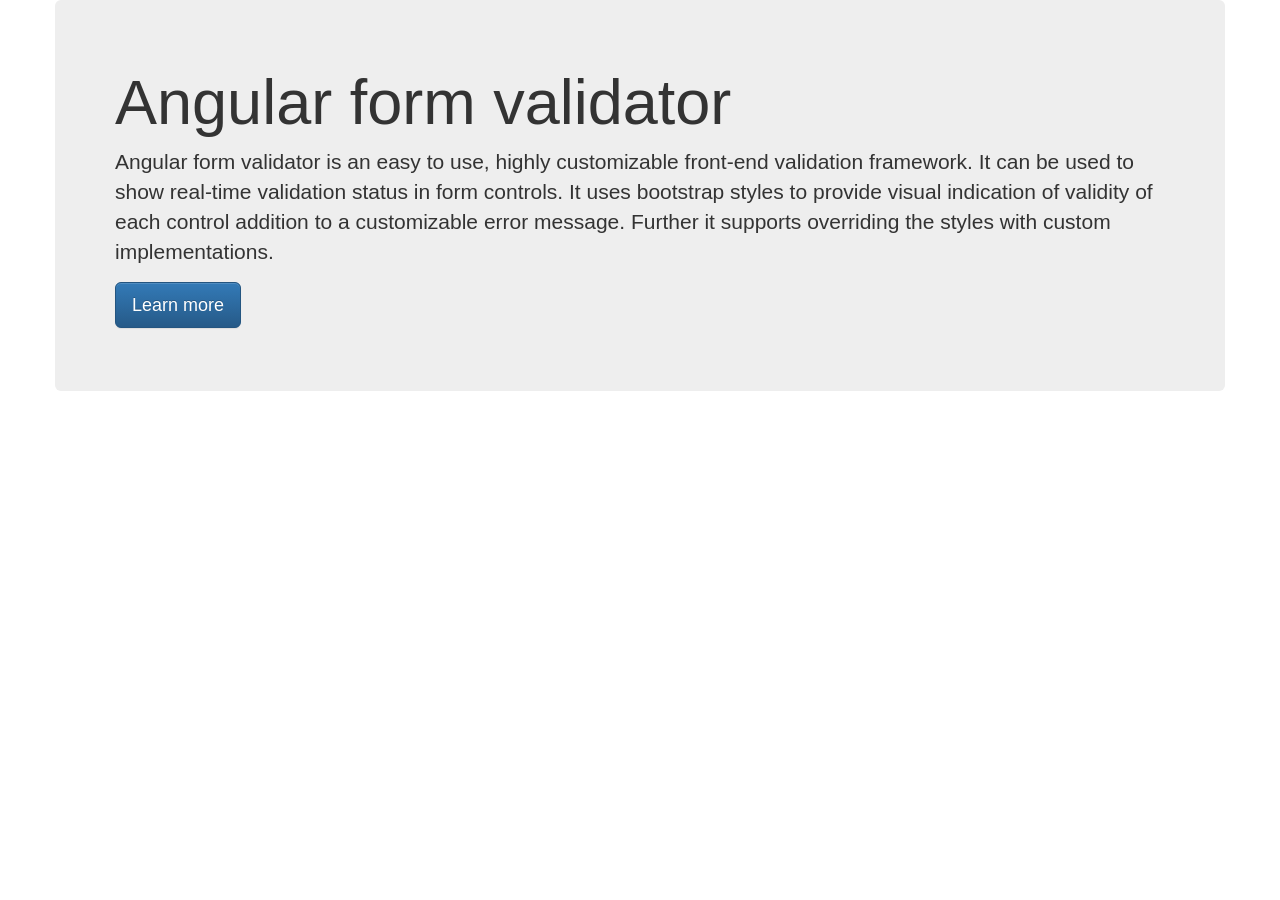
<file: index.html>
<!DOCTYPE html>
<!--
To change this license header, choose License Headers in Project Properties.
To change this template file, choose Tools | Templates
and open the template in the editor.
-->
<html>
    <head>
        <title>Projects</title>
        <meta charset="UTF-8">
        <meta name="viewport" content="width=device-width, initial-scale=1.0">
        <link rel="stylesheet" href="ngFormValidator/lib/bootstrap/css/bootstrap.min.css" />
        <link rel="stylesheet" href="ngFormValidator/lib/bootstrap/css/bootstrap-theme.min.css" />
        <link rel="stylesheet" href="ngFormValidator/lib/bootstrap/css/callouts.css" />
        <link rel="stylesheet" href="ngFormValidator/lib/highlight/css/obsidian.css" />
        <link rel="stylesheet" href="ngFormValidator/css/site.css" />
    </head>
    <body>
        <div class="container">
            <div class="row">
                <div class="jumbotron">
                    <h1>Angular form validator</h1>
                    <p>Angular form validator is an easy to use, highly customizable front-end validation framework. It can be used to show real-time validation status in form controls. It uses bootstrap styles to provide visual indication of validity of each control addition to a customizable error message. Further it supports overriding the styles with custom implementations.</p>
                    <p><a class="btn btn-primary btn-lg" href="ngFormValidator.html" role="button">Learn more</a></p>
                </div>
            </div>
        </div>
    </body>
</html>
</file>
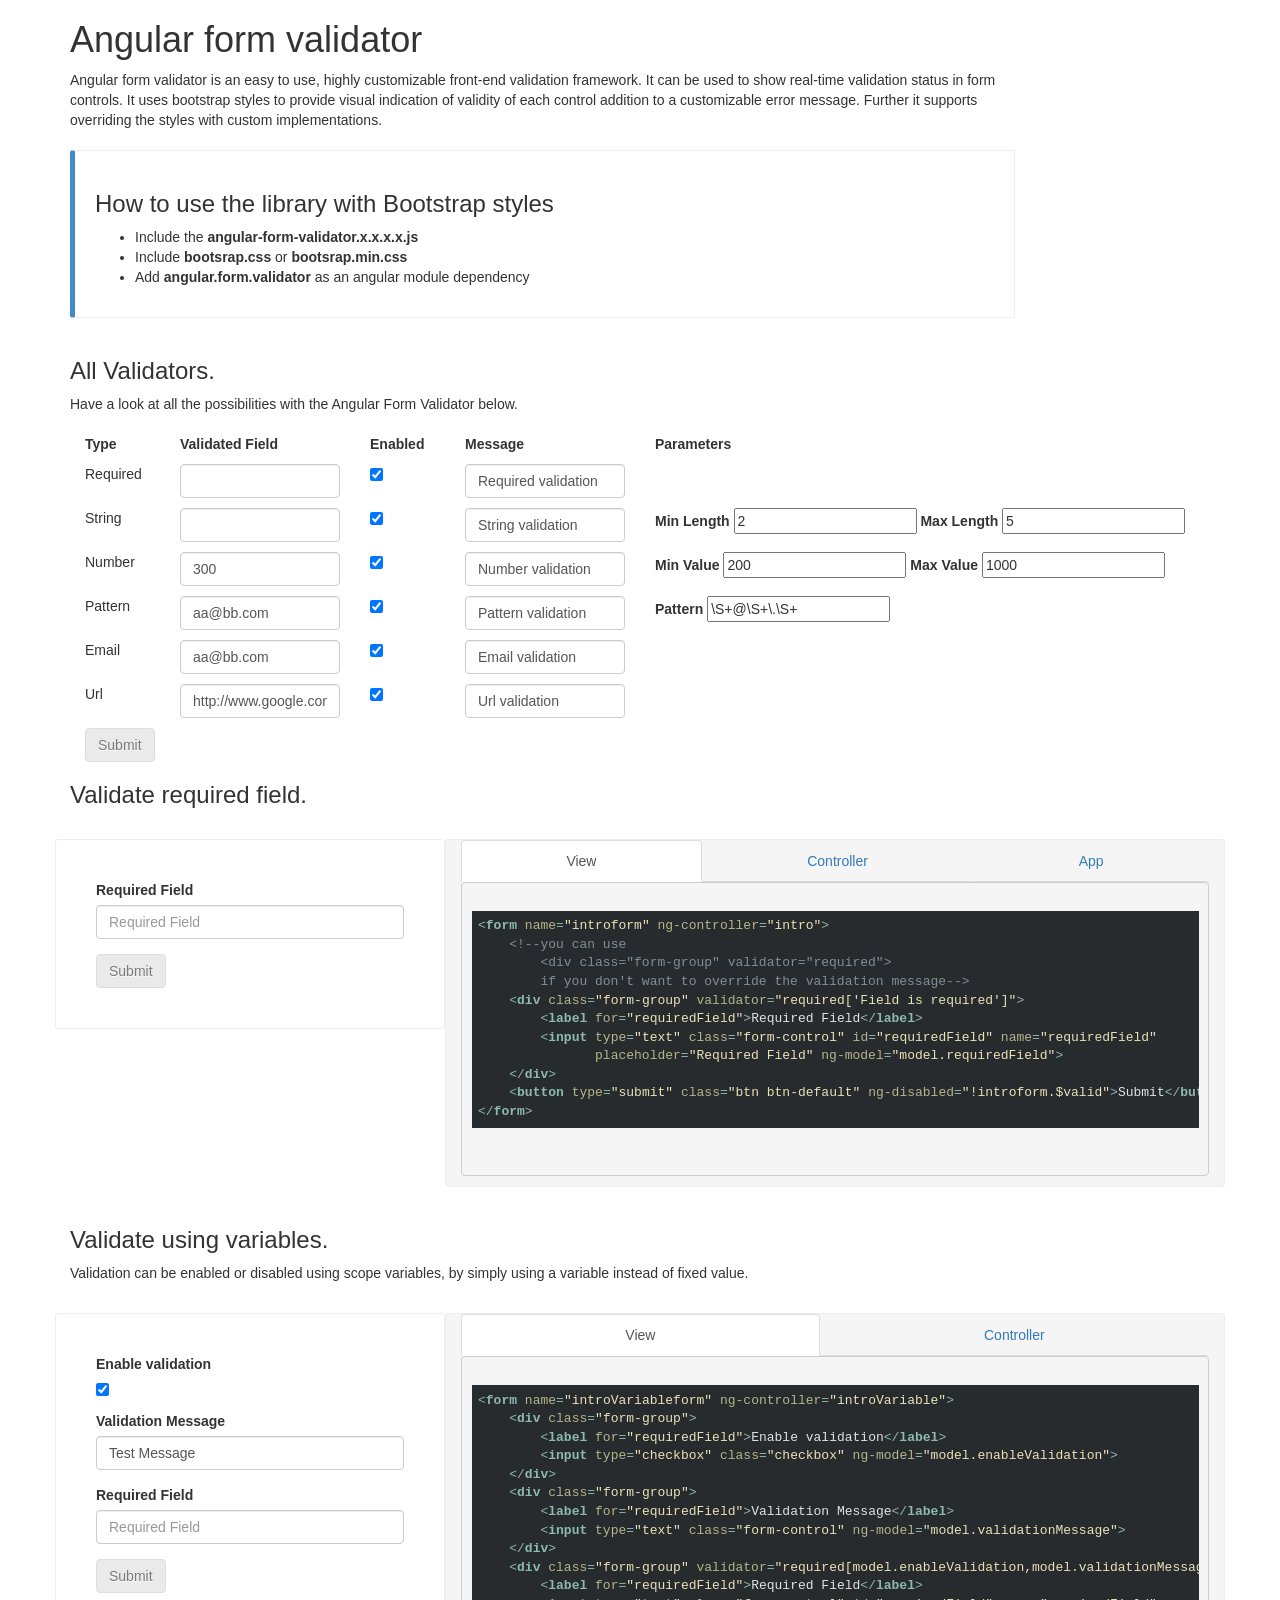
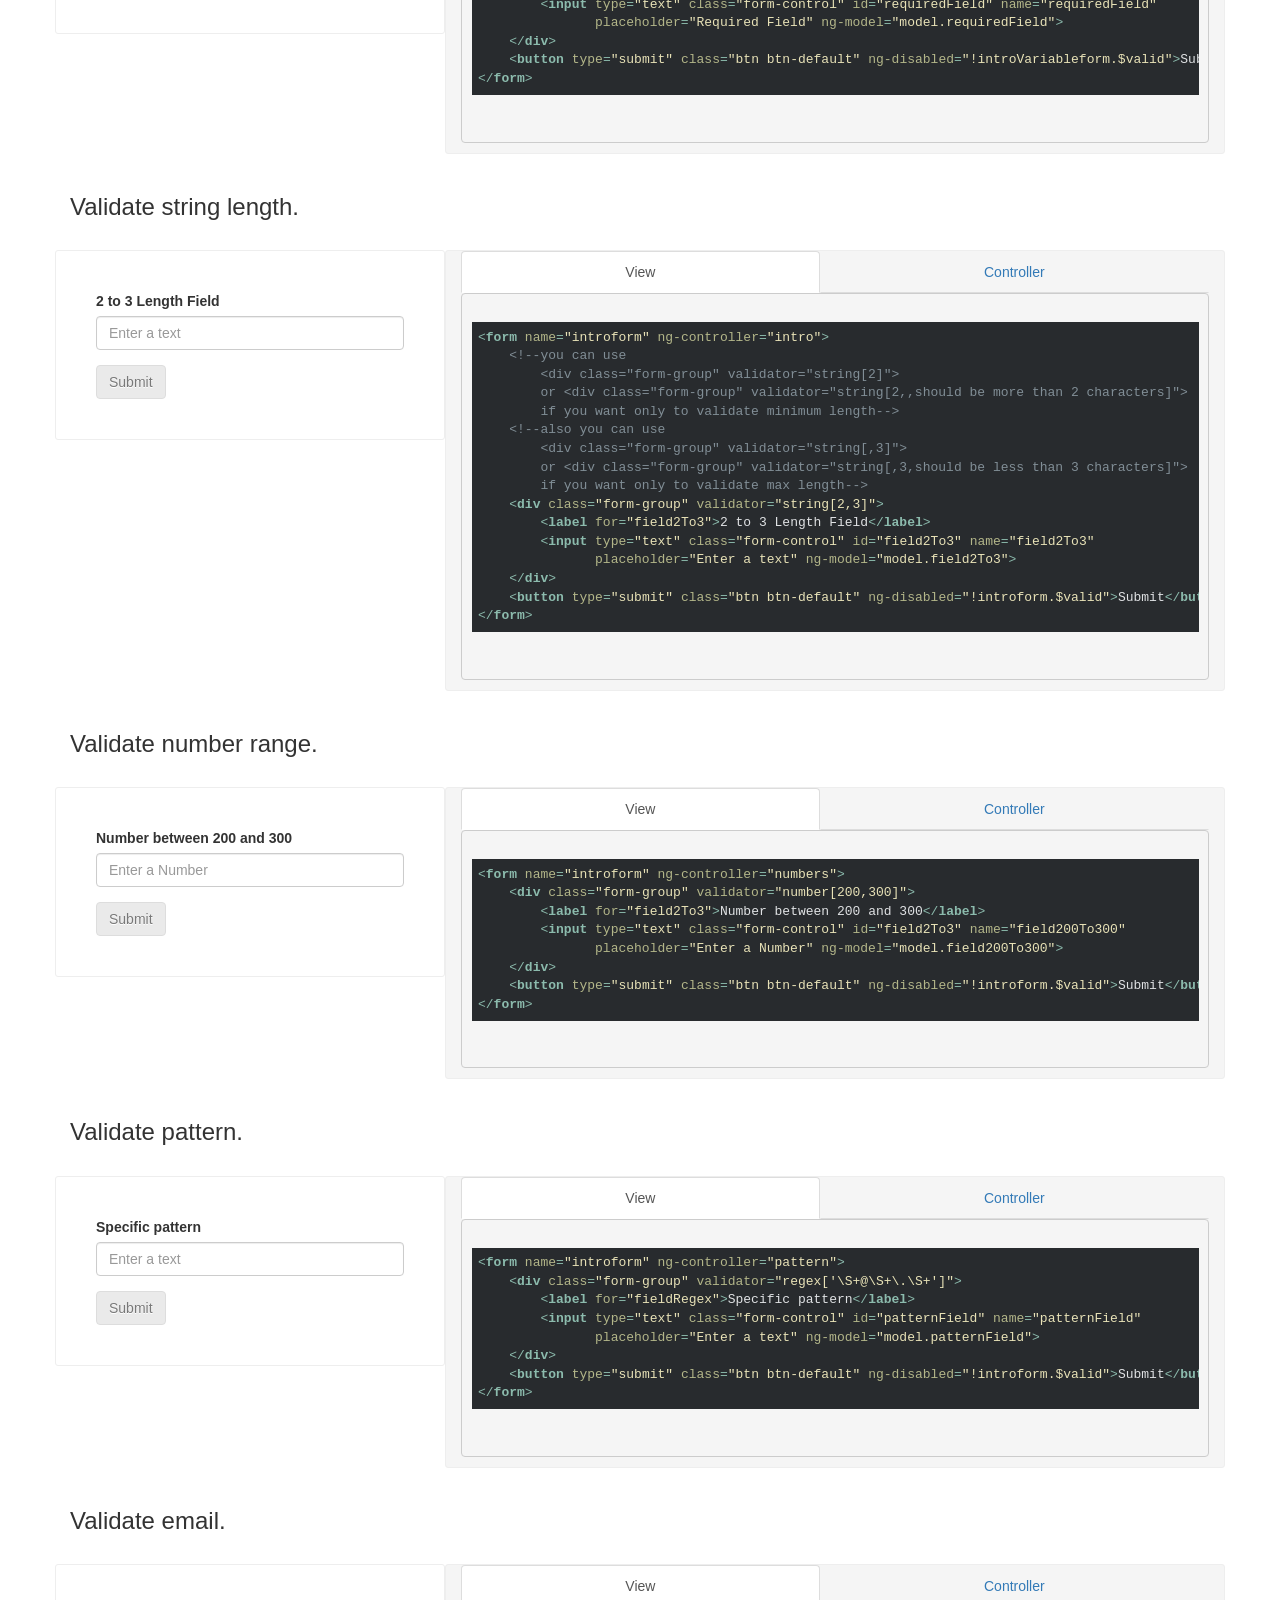
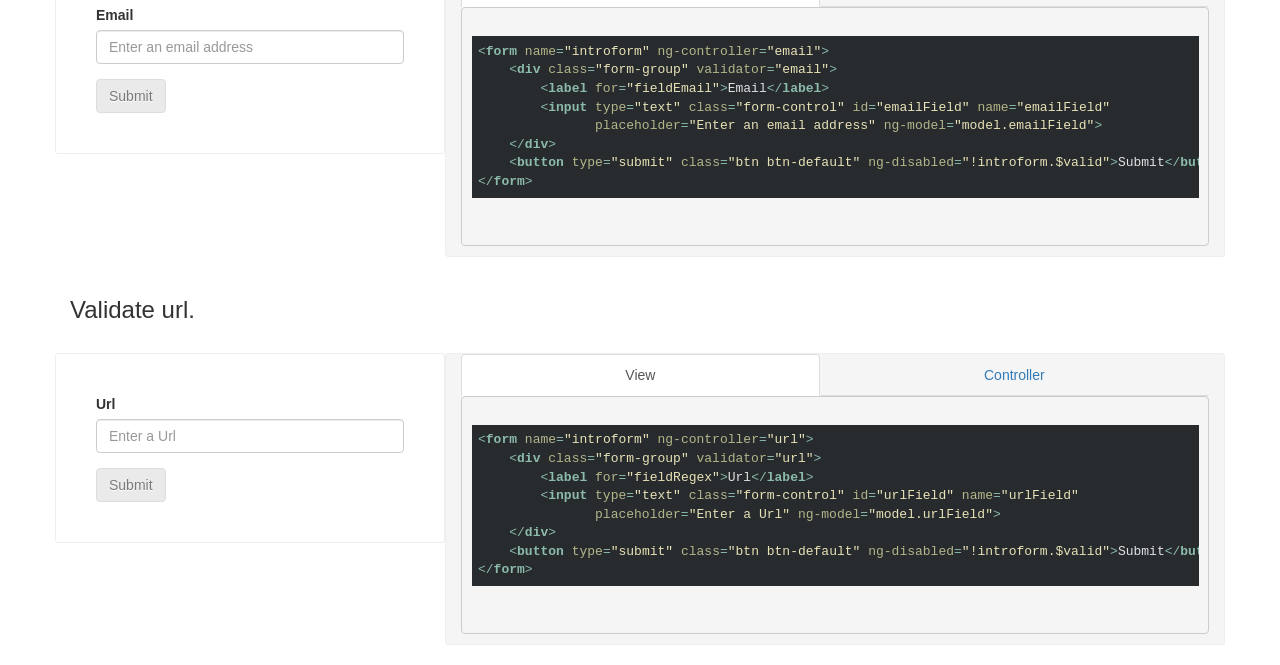
<file: angular-forms-validator.html>
﻿<!doctype html>
<html ng-app="validatorApp">

<head>
    <meta charset="utf-8" />
    <meta http-equiv="X-UA-Compatible" content="IE=edge" />
    <meta http-equiv="content-type" content="text/html; charset=utf-8">
    <meta name="viewport" content="width=device-width" />
    <meta name="distribution" content="global" />
    <meta name="viewport" content="width=device-width, initial-scale=1.0, maximum-scale=1.0, user-scalable=no">
    <meta name="author" content="Adipa Gunasekara" />
    <meta name="publisher" content="Adipa Gunasekara" />
    <meta name="rating" content="general" />
    <meta name="robots" content="all" />
    <meta name="spiders" content="all" />
    <meta name="webcrawlers" content="all" />

    <meta name="company" content="angular-form-validator" />
    <meta name="abstract" content="form validator for angularJS" />

    <meta name="subject" content="angular-form-validator" />
    <meta name="description" content="form validator for angularJS" />
    <meta name="keywords" content="angular,angularjs,validation,form,angular validation,form validation,validator,client-side" />

    <meta property="og:title" content="angular-form-validator" />
    <meta property="og:url" content="http://adipa-g.github.io/angular-forms-validator.html" />
    <meta property="og:description" content="form validator for angularJS" />

    <title>Angular Form Validator</title>
    <link rel="stylesheet" href="angular-forms-validator/lib/bootstrap/css/bootstrap.min.css" />
    <link rel="stylesheet" href="angular-forms-validator/lib/bootstrap/css/bootstrap-theme.min.css" />
    <link rel="stylesheet" href="angular-forms-validator/lib/bootstrap/css/callouts.css" />
    <link rel="stylesheet" href="angular-forms-validator/lib/highlight/css/obsidian.css" />
    <link rel="stylesheet" href="angular-forms-validator/css/site.css" />
</head>

<body>
    <div class="container">
        <h1>Angular form validator</h1>
        <div class="row">
            <div class="col-md-10">
                Angular form validator is an easy to use, highly customizable front-end validation framework. It can be used to show real-time validation status in form controls. It uses bootstrap styles to provide visual indication of validity of each control addition to a customizable error message. Further it supports overriding the styles with custom implementations.
                <div class="bs-callout bs-callout-primary">
                    <h3>How to use the library with Bootstrap styles</h3>
                    <ul>
                        <li>Include the <strong>angular-form-validator.x.x.x.x.js</strong></li>
                        <li>Include <strong>bootsrap.css</strong> or <strong>bootsrap.min.css</strong></li>
                        <li>Add <strong>angular.form.validator</strong> as an angular module dependency</li>
                    </ul>
                </div>
            </div>
            <div class="col-md-2">&nbsp;</div>
        </div>
        <h3>All Validators.</h3>
        <p>Have a look at all the possibilities with the Angular Form Validator below.</p>
        <div class="row val-example">
            <div class="col-md-12" ng-controller="allValidators">
                <ng-include src="'/angular-forms-validator/app/view/allValidatorsView.html'"></ng-include>
            </div>
        </div>
        <h3>Validate required field.</h3>
        <div class="row val-example">
            <div class="col-md-4 demo" ng-controller="intro">
                <ng-include src="'/angular-forms-validator/app/view/introView.html'"></ng-include>
            </div>
            <div class="col-md-8 code">
                <tabset justified="true">
                    <tab heading="View">
                        <pre>
                        <div embed-code file-url="angular-forms-validator/app/view/introView.html"></div>
                    </pre>
                    </tab>
                    <tab heading="Controller">
                        <pre>
                        <div embed-code file-url="angular-forms-validator/app/controller/introController.js"></div>
                    </pre>
                    </tab>
                    <tab heading="App">
                        <pre>
                        <code>(function() {
var app = angular.module('validatorApp', ['angular.form.validator']);
})();
                        </code>
                    </pre>
                    </tab>
                </tabset>
            </div>
        </div>
        <h3>Validate using variables.</h3>
        <p>Validation can be enabled or disabled using scope variables, by simply using a variable instead of fixed value.</p>
        <div class="row val-example">
            <div class="col-md-4 demo" ng-controller="intro">
                <ng-include src="'/angular-forms-validator/app/view/introViewVariables.html'"></ng-include>
            </div>
            <div class="col-md-8 code">
                <tabset justified="true">
                    <tab heading="View">
                        <pre>
                        <div embed-code file-url="angular-forms-validator/app/view/introViewVariables.html"></div>
                    </pre>
                    </tab>
                    <tab heading="Controller">
                        <pre>
                        <div embed-code file-url="angular-forms-validator/app/controller/introVariableController.js"></div>
                    </pre>
                    </tab>
                </tabset>
            </div>
        </div>
        <h3>Validate string length.</h3>
        <div class="row val-example">
            <div class="col-md-4 demo" ng-controller="stringLength">
                <ng-include src="'/angular-forms-validator/app/view/stringLengthView.html'"></ng-include>
            </div>
            <div class="col-md-8 code">
                <tabset justified="true">
                    <tab heading="View">
                        <pre>
                        <div embed-code file-url="angular-forms-validator/app/view/stringLengthView.html"></div>
                    </pre>
                    </tab>
                    <tab heading="Controller">
                        <pre>
                        <div embed-code file-url="angular-forms-validator/app/controller/stringLengthController.js"></div>
                    </pre>
                    </tab>
                </tabset>
            </div>
        </div>
        <h3>Validate number range.</h3>
        <div class="row val-example">
            <div class="col-md-4 demo" ng-controller="numbers">
                <ng-include src="'/angular-forms-validator/app/view/numbersView.html'"></ng-include>
            </div>
            <div class="col-md-8 code">
                <tabset justified="true">
                    <tab heading="View">
                        <pre>
                        <div embed-code file-url="angular-forms-validator/app/view/numbersView.html"></div>
                    </pre>
                    </tab>
                    <tab heading="Controller">
                        <pre>
                        <div embed-code file-url="angular-forms-validator/app/controller/numbersController.js"></div>
                    </pre>
                    </tab>
                </tabset>
            </div>
        </div>
        <h3>Validate pattern.</h3>
        <div class="row val-example">
            <div class="col-md-4 demo" ng-controller="pattern">
                <ng-include src="'/angular-forms-validator/app/view/regexView.html'"></ng-include>
            </div>
            <div class="col-md-8 code">
                <tabset justified="true">
                    <tab heading="View">
                        <pre>
                        <div embed-code file-url="angular-forms-validator/app/view/regexView.html"></div>
                    </pre>
                    </tab>
                    <tab heading="Controller">
                        <pre>
                        <div embed-code file-url="angular-forms-validator/app/controller/regexController.js"></div>
                    </pre>
                    </tab>
                </tabset>
            </div>
        </div>
        <h3>Validate email.</h3>
        <div class="row val-example">
            <div class="col-md-4 demo" ng-controller="email">
                <ng-include src="'/angular-forms-validator/app/view/emailView.html'"></ng-include>
            </div>
            <div class="col-md-8 code">
                <tabset justified="true">
                    <tab heading="View">
                        <pre>
                        <div embed-code file-url="angular-forms-validator/app/view/emailView.html"></div>
                    </pre>
                    </tab>
                    <tab heading="Controller">
                        <pre>
                        <div embed-code file-url="angular-forms-validator/app/controller/emailController.js"></div>
                    </pre>
                    </tab>
                </tabset>
            </div>
        </div>
        <h3>Validate url.</h3>
        <div class="row val-example">
            <div class="col-md-4 demo" ng-controller="url">
                <ng-include src="'/angular-forms-validator/app/view/urlView.html'"></ng-include>
            </div>
            <div class="col-md-8 code">
                <tabset justified="true">
                    <tab heading="View">
                        <pre>
                        <div embed-code file-url="angular-forms-validator/app/view/urlView.html"></div>
                    </pre>
                    </tab>
                    <tab heading="Controller">
                        <pre>
                        <div embed-code file-url="angular-forms-validator/app/controller/urlController.js"></div>
                    </pre>
                    </tab>
                </tabset>
            </div>
        </div>
    </div>

    <script src="angular-forms-validator/lib/angular/angular.1.4.1.js"></script>
    <script src="angular-forms-validator/lib/modernizr/modernizr.js"></script>
    <script src="angular-forms-validator/lib/jquery/jquery.min.js"></script>
    <script src="angular-forms-validator/lib/highlight/js/highlight.pack.js"></script>
    <script src="angular-forms-validator/lib/bootstrap/js/bootstrap.min.js"></script>
    <script src="angular-forms-validator/lib/ui-bootstrap/ui-bootstrap-tpls.js"></script>
    <script src="angular-forms-validator/lib/angular-form-validator.1.4.1.0.js"></script>

    <script src="angular-forms-validator/app/app.js"></script>
    <script src="angular-forms-validator/app/controller/allValidatorsController.js"></script>
    <script src="angular-forms-validator/app/controller/introController.js"></script>
    <script src="angular-forms-validator/app/controller/introVariableController.js"></script>
    <script src="angular-forms-validator/app/controller/stringLengthController.js"></script>
    <script src="angular-forms-validator/app/controller/numbersController.js"></script>
    <script src="angular-forms-validator/app/controller/regexController.js"></script>
    <script src="angular-forms-validator/app/controller/emailController.js"></script>
    <script src="angular-forms-validator/app/controller/urlController.js"></script>
    <script>
        (function (i, s, o, g, r, a, m) {
            i['GoogleAnalyticsObject'] = r; i[r] = i[r] || function () {
                (i[r].q = i[r].q || []).push(arguments)
            }, i[r].l = 1 * new Date(); a = s.createElement(o),
            m = s.getElementsByTagName(o)[0]; a.async = 1; a.src = g; m.parentNode.insertBefore(a, m)
        })(window, document, 'script', '//www.google-analytics.com/analytics.js', 'ga');

        ga('create', 'UA-34175956-5', 'auto');
        ga('send', 'pageview');

        $(document).ready(function () {
            $('pre code').each(function (i, block) {
                hljs.highlightBlock(block);
            });
        });
    </script>
</body>
</html>
</file>
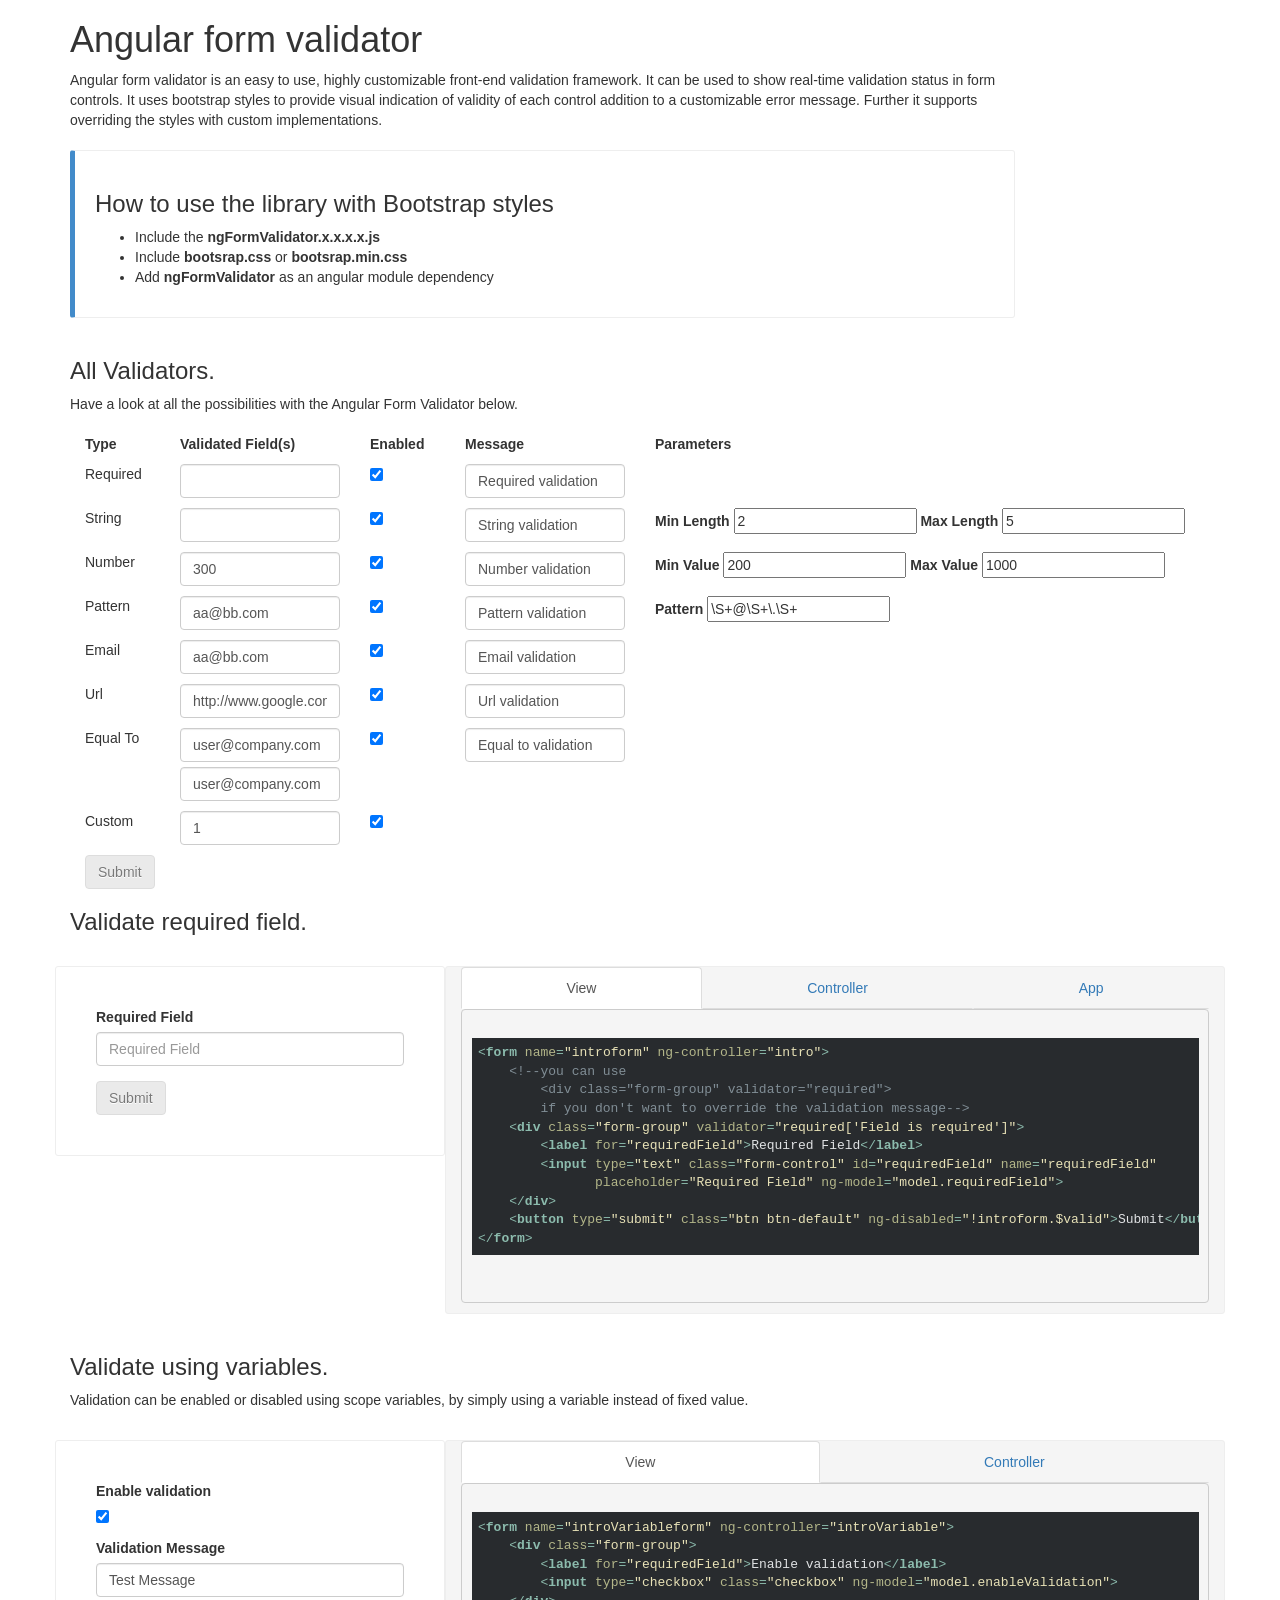
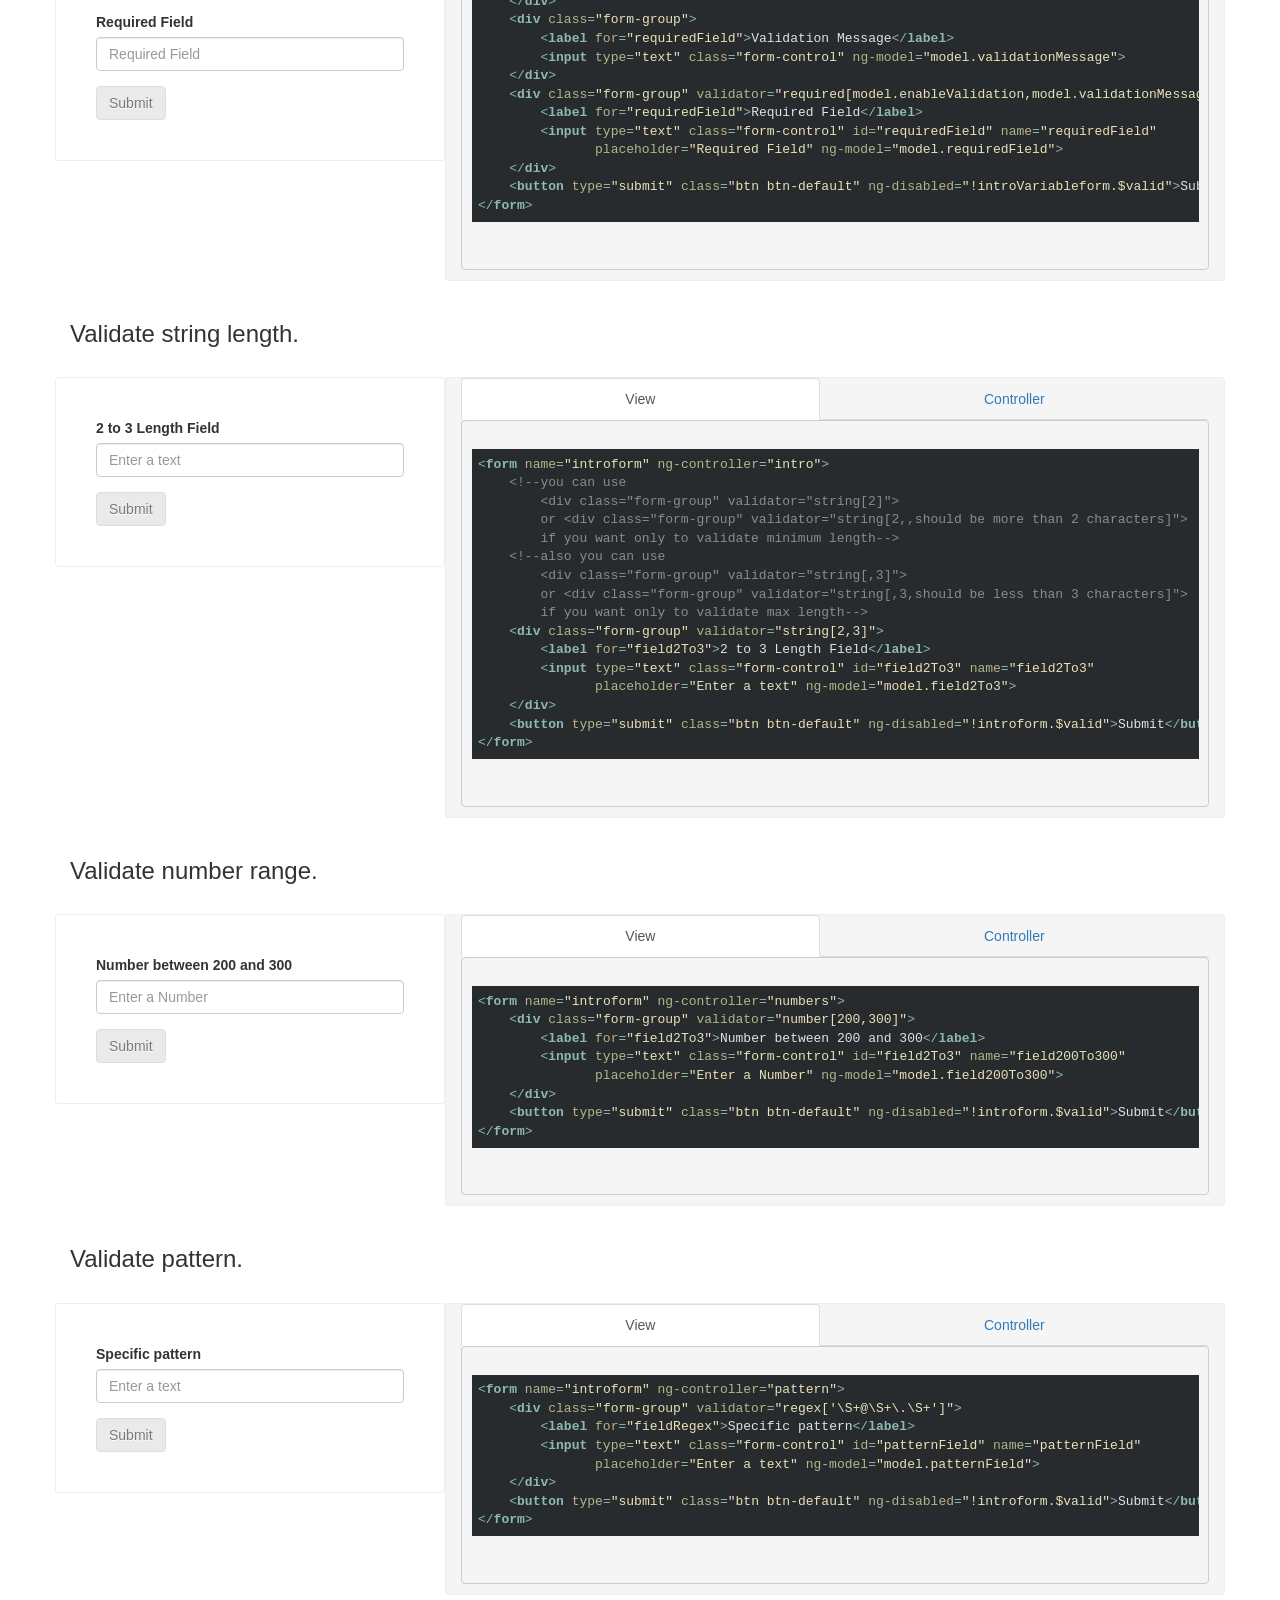
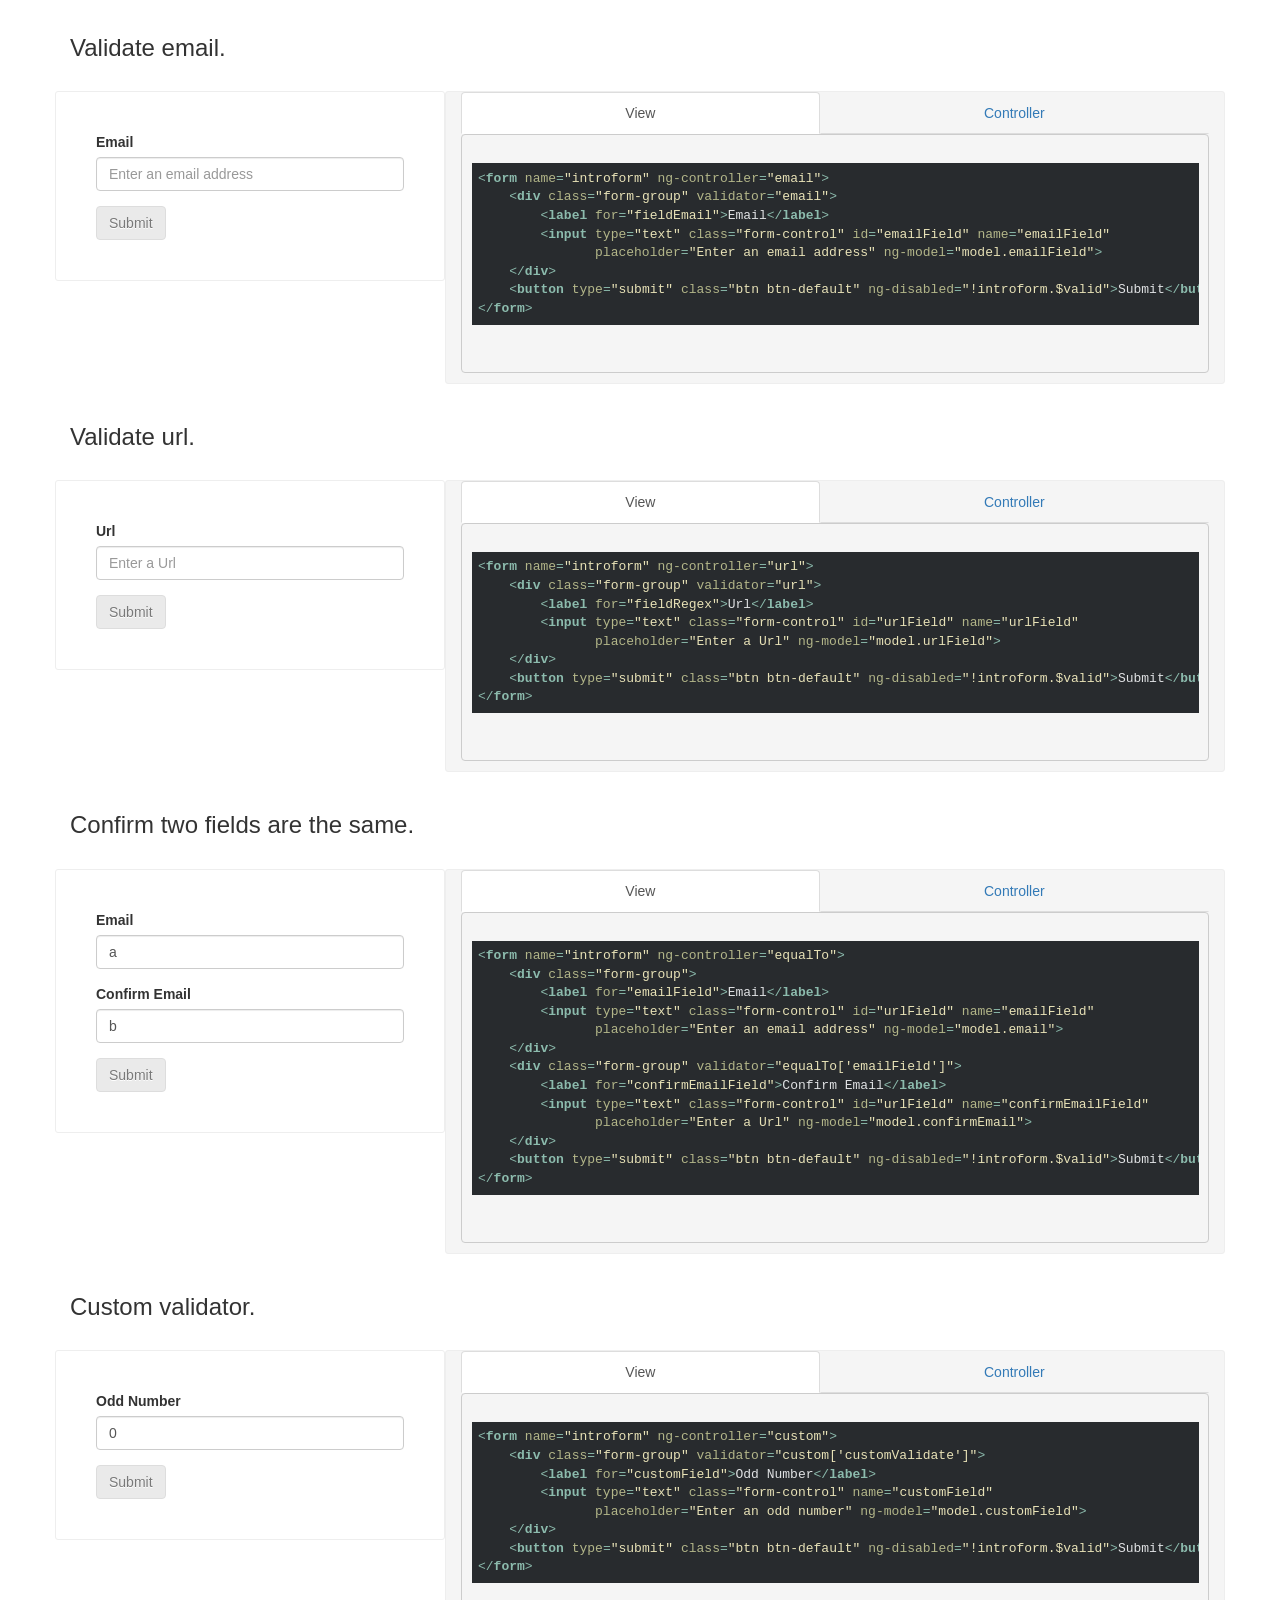
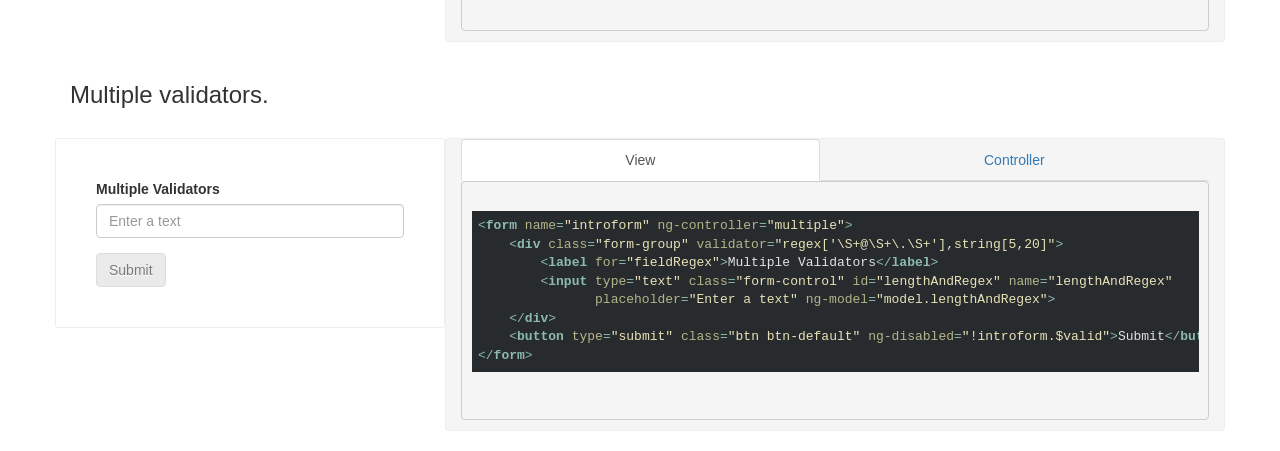
<file: ngFormValidator.html>
﻿<!doctype html>
<html ng-app="validatorApp">

<head>
    <meta charset="utf-8" />
    <meta http-equiv="X-UA-Compatible" content="IE=edge" />
    <meta http-equiv="content-type" content="text/html; charset=utf-8">
    <meta name="viewport" content="width=device-width" />
    <meta name="distribution" content="global" />
    <meta name="viewport" content="width=device-width, initial-scale=1.0, maximum-scale=1.0, user-scalable=no">
    <meta name="author" content="Adipa Gunasekara" />
    <meta name="publisher" content="Adipa Gunasekara" />
    <meta name="rating" content="general" />
    <meta name="robots" content="all" />
    <meta name="spiders" content="all" />
    <meta name="webcrawlers" content="all" />

    <meta name="company" content="ngFormValidator" />
    <meta name="abstract" content="form validator for angularJS" />

    <meta name="subject" content="angular-form-validator" />
    <meta name="description" content="form validator for angularJS" />
    <meta name="keywords" content="angular,angularjs,validation,form,angular validation,form validation,validator,client-side" />

    <meta property="og:title" content="ngFormValidator" />
    <meta property="og:url" content="http://adipa-g.github.io/ngFormValidator.html" />
    <meta property="og:description" content="form validator for angularJS" />

    <title>ngFormValidator</title>
    <link rel="stylesheet" href="ngFormValidator/lib/bootstrap/css/bootstrap.min.css" />
    <link rel="stylesheet" href="ngFormValidator/lib/bootstrap/css/bootstrap-theme.min.css" />
    <link rel="stylesheet" href="ngFormValidator/lib/bootstrap/css/callouts.css" />
    <link rel="stylesheet" href="ngFormValidator/lib/highlight/css/obsidian.css" />
    <link rel="stylesheet" href="ngFormValidator/css/site.css" />
</head>

<body>
    <div class="container">
        <h1>Angular form validator</h1>
        <div class="row">
            <div class="col-md-10">
                Angular form validator is an easy to use, highly customizable front-end validation framework. It can be used to show real-time validation status in form controls. It uses bootstrap styles to provide visual indication of validity of each control addition to a customizable error message. Further it supports overriding the styles with custom implementations.
                <div class="bs-callout bs-callout-primary">
                    <h3>How to use the library with Bootstrap styles</h3>
                    <ul>
                        <li>Include the <strong>ngFormValidator.x.x.x.x.js</strong></li>
                        <li>Include <strong>bootsrap.css</strong> or <strong>bootsrap.min.css</strong></li>
                        <li>Add <strong>ngFormValidator</strong> as an angular module dependency</li>
                    </ul>
                </div>
            </div>
            <div class="col-md-2">&nbsp;</div>
        </div>
        <h3>All Validators.</h3>
        <p>Have a look at all the possibilities with the Angular Form Validator below.</p>
        <div class="row val-example">
            <div class="col-md-12" ng-controller="allValidators">
                <ng-include src="'/ngFormValidator/app/view/allValidatorsView.html'"></ng-include>
            </div>
        </div>
        <h3>Validate required field.</h3>
        <div class="row val-example">
            <div class="col-md-4 demo" ng-controller="intro">
                <ng-include src="'/ngFormValidator/app/view/introView.html'"></ng-include>
            </div>
            <div class="col-md-8 code">
                <tabset justified="true">
                    <tab heading="View">
                        <pre>
                            <div embed-code file-url="ngFormValidator/app/view/introView.html"></div>
                        </pre>
                    </tab>
                    <tab heading="Controller">
                        <pre>
                            <div embed-code file-url="ngFormValidator/app/controller/introController.js"></div>
                        </pre>
                    </tab>
                    <tab heading="App">
                        <pre>
                        <code>(function() {
var app = angular.module('validatorApp', ['ngFormValidator']);
})();
                        </code>
                    </pre>
                    </tab>
                </tabset>
            </div>
        </div>
        <h3>Validate using variables.</h3>
        <p>Validation can be enabled or disabled using scope variables, by simply using a variable instead of fixed value.</p>
        <div class="row val-example">
            <div class="col-md-4 demo" ng-controller="intro">
                <ng-include src="'/ngFormValidator/app/view/introViewVariables.html'"></ng-include>
            </div>
            <div class="col-md-8 code">
                <tabset justified="true">
                    <tab heading="View">
                        <pre>
                            <div embed-code file-url="ngFormValidator/app/view/introViewVariables.html"></div>
                        </pre>
                    </tab>
                    <tab heading="Controller">
                        <pre>
                            <div embed-code file-url="ngFormValidator/app/controller/introVariableController.js"></div>
                        </pre>
                    </tab>
                </tabset>
            </div>
        </div>
        <h3>Validate string length.</h3>
        <div class="row val-example">
            <div class="col-md-4 demo" ng-controller="stringLength">
                <ng-include src="'/ngFormValidator/app/view/stringLengthView.html'"></ng-include>
            </div>
            <div class="col-md-8 code">
                <tabset justified="true">
                    <tab heading="View">
                        <pre>
                            <div embed-code file-url="ngFormValidator/app/view/stringLengthView.html"></div>
                        </pre>
                    </tab>
                    <tab heading="Controller">
                        <pre>
                            <div embed-code file-url="ngFormValidator/app/controller/stringLengthController.js"></div>
                        </pre>
                    </tab>
                </tabset>
            </div>
        </div>
        <h3>Validate number range.</h3>
        <div class="row val-example">
            <div class="col-md-4 demo" ng-controller="numbers">
                <ng-include src="'/ngFormValidator/app/view/numbersView.html'"></ng-include>
            </div>
            <div class="col-md-8 code">
                <tabset justified="true">
                    <tab heading="View">
                        <pre>
                            <div embed-code file-url="ngFormValidator/app/view/numbersView.html"></div>
                        </pre>
                    </tab>
                    <tab heading="Controller">
                        <pre>
                            <div embed-code file-url="ngFormValidator/app/controller/numbersController.js"></div>
                        </pre>
                    </tab>
                </tabset>
            </div>
        </div>
        <h3>Validate pattern.</h3>
        <div class="row val-example">
            <div class="col-md-4 demo" ng-controller="pattern">
                <ng-include src="'/ngFormValidator/app/view/regexView.html'"></ng-include>
            </div>
            <div class="col-md-8 code">
                <tabset justified="true">
                    <tab heading="View">
                        <pre>
                            <div embed-code file-url="ngFormValidator/app/view/regexView.html"></div>
                        </pre>
                    </tab>
                    <tab heading="Controller">
                        <pre>
                            <div embed-code file-url="ngFormValidator/app/controller/regexController.js"></div>
                        </pre>
                    </tab>
                </tabset>
            </div>
        </div>
        <h3>Validate email.</h3>
        <div class="row val-example">
            <div class="col-md-4 demo" ng-controller="email">
                <ng-include src="'/ngFormValidator/app/view/emailView.html'"></ng-include>
            </div>
            <div class="col-md-8 code">
                <tabset justified="true">
                    <tab heading="View">
                        <pre>
                            <div embed-code file-url="ngFormValidator/app/view/emailView.html"></div>
                        </pre>
                    </tab>
                    <tab heading="Controller">
                        <pre>
                            <div embed-code file-url="ngFormValidator/app/controller/emailController.js"></div>
                        </pre>
                    </tab>
                </tabset>
            </div>
        </div>
        <h3>Validate url.</h3>
        <div class="row val-example">
            <div class="col-md-4 demo" ng-controller="url">
                <ng-include src="'/ngFormValidator/app/view/urlView.html'"></ng-include>
            </div>
            <div class="col-md-8 code">
                <tabset justified="true">
                    <tab heading="View">
                        <pre>
                            <div embed-code file-url="ngFormValidator/app/view/urlView.html"></div>
                        </pre>
                    </tab>
                    <tab heading="Controller">
                        <pre>
                            <div embed-code file-url="ngFormValidator/app/controller/urlController.js"></div>
                        </pre>
                    </tab>
                </tabset>
            </div>
        </div>
        <h3>Confirm two fields are the same.</h3>
        <div class="row val-example">
            <div class="col-md-4 demo" ng-controller="equalTo">
                <ng-include src="'/ngFormValidator/app/view/equalToView.html'"></ng-include>
            </div>
            <div class="col-md-8 code">
                <tabset justified="true">
                    <tab heading="View">
                        <pre>
                            <div embed-code file-url="ngFormValidator/app/view/equalToView.html"></div>
                        </pre>
                    </tab>
                    <tab heading="Controller">
                        <pre>
                            <div embed-code file-url="ngFormValidator/app/controller/equalToController.js"></div>
                        </pre>
                    </tab>
                </tabset>
            </div>
        </div>
        <h3>Custom validator.</h3>
        <div class="row val-example">
            <div class="col-md-4 demo" ng-controller="custom">
                <ng-include src="'/ngFormValidator/app/view/customView.html'"></ng-include>
            </div>
            <div class="col-md-8 code">
                <tabset justified="true">
                    <tab heading="View">
                        <pre>
                            <div embed-code file-url="ngFormValidator/app/view/customView.html"></div>
                        </pre>
                    </tab>
                    <tab heading="Controller">
                        <pre>
                            <div embed-code file-url="ngFormValidator/app/controller/customController.js"></div>
                        </pre>
                    </tab>
                </tabset>
            </div>
        </div>
        <h3>Multiple validators.</h3>
        <div class="row val-example">
            <div class="col-md-4 demo" ng-controller="multiple">
                <ng-include src="'/ngFormValidator/app/view/multipleView.html'"></ng-include>
            </div>
            <div class="col-md-8 code">
                <tabset justified="true">
                    <tab heading="View">
                        <pre>
                            <div embed-code file-url="ngFormValidator/app/view/multipleView.html"></div>
                        </pre>
                    </tab>
                    <tab heading="Controller">
                        <pre>
                            <div embed-code file-url="ngFormValidator/app/controller/multipleController.js"></div>
                        </pre>
                    </tab>
                </tabset>
            </div>
        </div>
    </div>

    <script src="ngFormValidator/lib/angular/angular.1.4.1.js"></script>
    <script src="ngFormValidator/lib/modernizr/modernizr.js"></script>
    <script src="ngFormValidator/lib/jquery/jquery.min.js"></script>
    <script src="ngFormValidator/lib/highlight/js/highlight.pack.js"></script>
    <script src="ngFormValidator/lib/bootstrap/js/bootstrap.min.js"></script>
    <script src="ngFormValidator/lib/ui-bootstrap/ui-bootstrap-tpls.js"></script>
    <script src="ngFormValidator/lib/ngFormValidator.js"></script>

    <script src="ngFormValidator/app/app.js"></script>
    <script src="ngFormValidator/app/controller/allValidatorsController.js"></script>
    <script src="ngFormValidator/app/controller/introController.js"></script>
    <script src="ngFormValidator/app/controller/introVariableController.js"></script>
    <script src="ngFormValidator/app/controller/stringLengthController.js"></script>
    <script src="ngFormValidator/app/controller/numbersController.js"></script>
    <script src="ngFormValidator/app/controller/regexController.js"></script>
    <script src="ngFormValidator/app/controller/emailController.js"></script>
    <script src="ngFormValidator/app/controller/urlController.js"></script>
    <script src="ngFormValidator/app/controller/equalToController.js"></script>
    <script src="ngFormValidator/app/controller/customController.js"></script>
    <script src="ngFormValidator/app/controller/multipleController.js"></script>
    <script>
        (function (i, s, o, g, r, a, m) {
            i['GoogleAnalyticsObject'] = r; i[r] = i[r] || function () {
                (i[r].q = i[r].q || []).push(arguments)
            }, i[r].l = 1 * new Date(); a = s.createElement(o),
            m = s.getElementsByTagName(o)[0]; a.async = 1; a.src = g; m.parentNode.insertBefore(a, m)
        })(window, document, 'script', '//www.google-analytics.com/analytics.js', 'ga');

        ga('create', 'UA-34175956-5', 'auto');
        ga('send', 'pageview');

        $(document).ready(function () {
            $('pre code').each(function (i, block) {
                hljs.highlightBlock(block);
            });
        });
    </script>
</body>
</html>
</file>
<file: ngFormValidator/lib/bootstrap/css/callouts.css>
﻿.bs-callout {
    padding: 20px;
    margin: 20px 0;
    border: 1px solid #eee;
    border-left-width: 5px;
    border-radius: 3px;
}
.bs-callout h4 {
    margin-top: 0;
    margin-bottom: 5px;
}
.bs-callout p:last-child {
    margin-bottom: 0;
}
.bs-callout code {
    border-radius: 3px;
}
.bs-callout+.bs-callout {
    margin-top: -5px;
}
.bs-callout-default {
    border-left-color: #777;
}
.bs-callout-default h4 {
    color: #777;
}
.bs-callout-primary {
    border-left-color: #428bca;
}
.bs-callout-primary h4 {
    color: #428bca;
}
.bs-callout-success {
    border-left-color: #5cb85c;
}
.bs-callout-success h4 {
    color: #5cb85c;
}
.bs-callout-danger {
    border-left-color: #d9534f;
}
.bs-callout-danger h4 {
    color: #d9534f;
}
.bs-callout-warning {
    border-left-color: #f0ad4e;
}
.bs-callout-warning h4 {
    color: #f0ad4e;
}
.bs-callout-info {
    border-left-color: #5bc0de;
}
.bs-callout-info h4 {
    color: #5bc0de;
}
</file>
<file: ngFormValidator/lib/highlight/css/obsidian.css>
/**
 * Obsidian style
 * ported by Alexander Marenin (http://github.com/ioncreature)
 */

.hljs {
  display: block;
  overflow-x: auto;
  padding: 0.5em;
  background: #282b2e;
  -webkit-text-size-adjust: none;
}

.hljs-keyword,
.hljs-literal,
.hljs-change,
.hljs-winutils,
.hljs-flow,
.nginx .hljs-title,
.css .hljs-id,
.tex .hljs-special {
  color: #93c763;
}

.hljs-number {
  color: #ffcd22;
}

.hljs {
  color: #e0e2e4;
}

.css .hljs-tag,
.css .hljs-pseudo {
  color: #d0d2b5;
}

.hljs-attribute,
.hljs .hljs-constant {
  color: #668bb0;
}

.xml .hljs-attribute {
  color: #b3b689;
}

.xml .hljs-tag .hljs-value {
  color: #e8e2b7;
}

.hljs-code,
.hljs-class .hljs-title,
.hljs-header {
  color: white;
}

.hljs-class,
.hljs-hexcolor {
  color: #93c763;
}

.hljs-regexp {
  color: #d39745;
}

.hljs-at_rule,
.hljs-at_rule .hljs-keyword {
  color: #a082bd;
}

.hljs-doctype {
  color: #557182;
}

.hljs-link_url,
.hljs-tag,
.hljs-tag .hljs-title,
.hljs-bullet,
.hljs-subst,
.hljs-emphasis,
.hljs-type,
.hljs-preprocessor,
.hljs-pragma,
.ruby .hljs-class .hljs-parent,
.hljs-built_in,
.django .hljs-template_tag,
.django .hljs-variable,
.smalltalk .hljs-class,
.django .hljs-filter .hljs-argument,
.smalltalk .hljs-localvars,
.smalltalk .hljs-array,
.hljs-attr_selector,
.hljs-pseudo,
.hljs-addition,
.hljs-stream,
.hljs-envvar,
.apache .hljs-tag,
.apache .hljs-cbracket,
.tex .hljs-command,
.hljs-prompt,
.hljs-name {
  color: #8cbbad;
}

.hljs-string {
  color: #ec7600;
}

.hljs-comment,
.hljs-annotation,
.hljs-blockquote,
.hljs-horizontal_rule,
.hljs-decorator,
.hljs-pi,
.hljs-deletion,
.hljs-shebang,
.apache .hljs-sqbracket,
.tex .hljs-formula {
  color: #818e96;
}

.hljs-keyword,
.hljs-literal,
.css .hljs-id,
.hljs-doctag,
.hljs-title,
.hljs-header,
.hljs-type,
.vbscript .hljs-built_in,
.rsl .hljs-built_in,
.smalltalk .hljs-class,
.diff .hljs-header,
.hljs-chunk,
.hljs-winutils,
.bash .hljs-variable,
.apache .hljs-tag,
.tex .hljs-special,
.hljs-request,
.hljs-at_rule .hljs-keyword,
.hljs-status {
  font-weight: bold;
}

.coffeescript .javascript,
.javascript .xml,
.tex .hljs-formula,
.xml .javascript,
.xml .vbscript,
.xml .css,
.xml .hljs-cdata {
  opacity: 0.5;
}
</file>
<file: ngFormValidator/css/site.css>
.val-example .demo {
    padding: 40px;
    margin: 20px 0; 
    border: 1px solid #eee;
    border-radius: 3px;
}

.val-example .code  {
    margin: 20px 0; 
    border: 1px solid #eee;
    background-color: #f5f5f5;
    border-radius: 3px;
}

.val-example .grid-row {
    margin-top: 10px;
}

.all-validators-multiple-input {
    margin-top: 5px;
}
</file>
<file: angular-forms-validator/lib/bootstrap/css/callouts.css>
﻿.bs-callout {
    padding: 20px;
    margin: 20px 0;
    border: 1px solid #eee;
    border-left-width: 5px;
    border-radius: 3px;
}
.bs-callout h4 {
    margin-top: 0;
    margin-bottom: 5px;
}
.bs-callout p:last-child {
    margin-bottom: 0;
}
.bs-callout code {
    border-radius: 3px;
}
.bs-callout+.bs-callout {
    margin-top: -5px;
}
.bs-callout-default {
    border-left-color: #777;
}
.bs-callout-default h4 {
    color: #777;
}
.bs-callout-primary {
    border-left-color: #428bca;
}
.bs-callout-primary h4 {
    color: #428bca;
}
.bs-callout-success {
    border-left-color: #5cb85c;
}
.bs-callout-success h4 {
    color: #5cb85c;
}
.bs-callout-danger {
    border-left-color: #d9534f;
}
.bs-callout-danger h4 {
    color: #d9534f;
}
.bs-callout-warning {
    border-left-color: #f0ad4e;
}
.bs-callout-warning h4 {
    color: #f0ad4e;
}
.bs-callout-info {
    border-left-color: #5bc0de;
}
.bs-callout-info h4 {
    color: #5bc0de;
}
</file>
<file: angular-forms-validator/lib/highlight/css/obsidian.css>
/**
 * Obsidian style
 * ported by Alexander Marenin (http://github.com/ioncreature)
 */

.hljs {
  display: block;
  overflow-x: auto;
  padding: 0.5em;
  background: #282b2e;
  -webkit-text-size-adjust: none;
}

.hljs-keyword,
.hljs-literal,
.hljs-change,
.hljs-winutils,
.hljs-flow,
.nginx .hljs-title,
.css .hljs-id,
.tex .hljs-special {
  color: #93c763;
}

.hljs-number {
  color: #ffcd22;
}

.hljs {
  color: #e0e2e4;
}

.css .hljs-tag,
.css .hljs-pseudo {
  color: #d0d2b5;
}

.hljs-attribute,
.hljs .hljs-constant {
  color: #668bb0;
}

.xml .hljs-attribute {
  color: #b3b689;
}

.xml .hljs-tag .hljs-value {
  color: #e8e2b7;
}

.hljs-code,
.hljs-class .hljs-title,
.hljs-header {
  color: white;
}

.hljs-class,
.hljs-hexcolor {
  color: #93c763;
}

.hljs-regexp {
  color: #d39745;
}

.hljs-at_rule,
.hljs-at_rule .hljs-keyword {
  color: #a082bd;
}

.hljs-doctype {
  color: #557182;
}

.hljs-link_url,
.hljs-tag,
.hljs-tag .hljs-title,
.hljs-bullet,
.hljs-subst,
.hljs-emphasis,
.hljs-type,
.hljs-preprocessor,
.hljs-pragma,
.ruby .hljs-class .hljs-parent,
.hljs-built_in,
.django .hljs-template_tag,
.django .hljs-variable,
.smalltalk .hljs-class,
.django .hljs-filter .hljs-argument,
.smalltalk .hljs-localvars,
.smalltalk .hljs-array,
.hljs-attr_selector,
.hljs-pseudo,
.hljs-addition,
.hljs-stream,
.hljs-envvar,
.apache .hljs-tag,
.apache .hljs-cbracket,
.tex .hljs-command,
.hljs-prompt,
.hljs-name {
  color: #8cbbad;
}

.hljs-string {
  color: #ec7600;
}

.hljs-comment,
.hljs-annotation,
.hljs-blockquote,
.hljs-horizontal_rule,
.hljs-decorator,
.hljs-pi,
.hljs-deletion,
.hljs-shebang,
.apache .hljs-sqbracket,
.tex .hljs-formula {
  color: #818e96;
}

.hljs-keyword,
.hljs-literal,
.css .hljs-id,
.hljs-doctag,
.hljs-title,
.hljs-header,
.hljs-type,
.vbscript .hljs-built_in,
.rsl .hljs-built_in,
.smalltalk .hljs-class,
.diff .hljs-header,
.hljs-chunk,
.hljs-winutils,
.bash .hljs-variable,
.apache .hljs-tag,
.tex .hljs-special,
.hljs-request,
.hljs-at_rule .hljs-keyword,
.hljs-status {
  font-weight: bold;
}

.coffeescript .javascript,
.javascript .xml,
.tex .hljs-formula,
.xml .javascript,
.xml .vbscript,
.xml .css,
.xml .hljs-cdata {
  opacity: 0.5;
}
</file>
<file: angular-forms-validator/css/site.css>
.val-example .demo {
    padding: 40px;
    margin: 20px 0; 
    border: 1px solid #eee;
    border-radius: 3px;
}

.val-example .code  {
    margin: 20px 0; 
    border: 1px solid #eee;
    background-color: #f5f5f5;
    border-radius: 3px;
}

.val-example .grid-row {
    margin-top: 10px;
    
}
</file>
